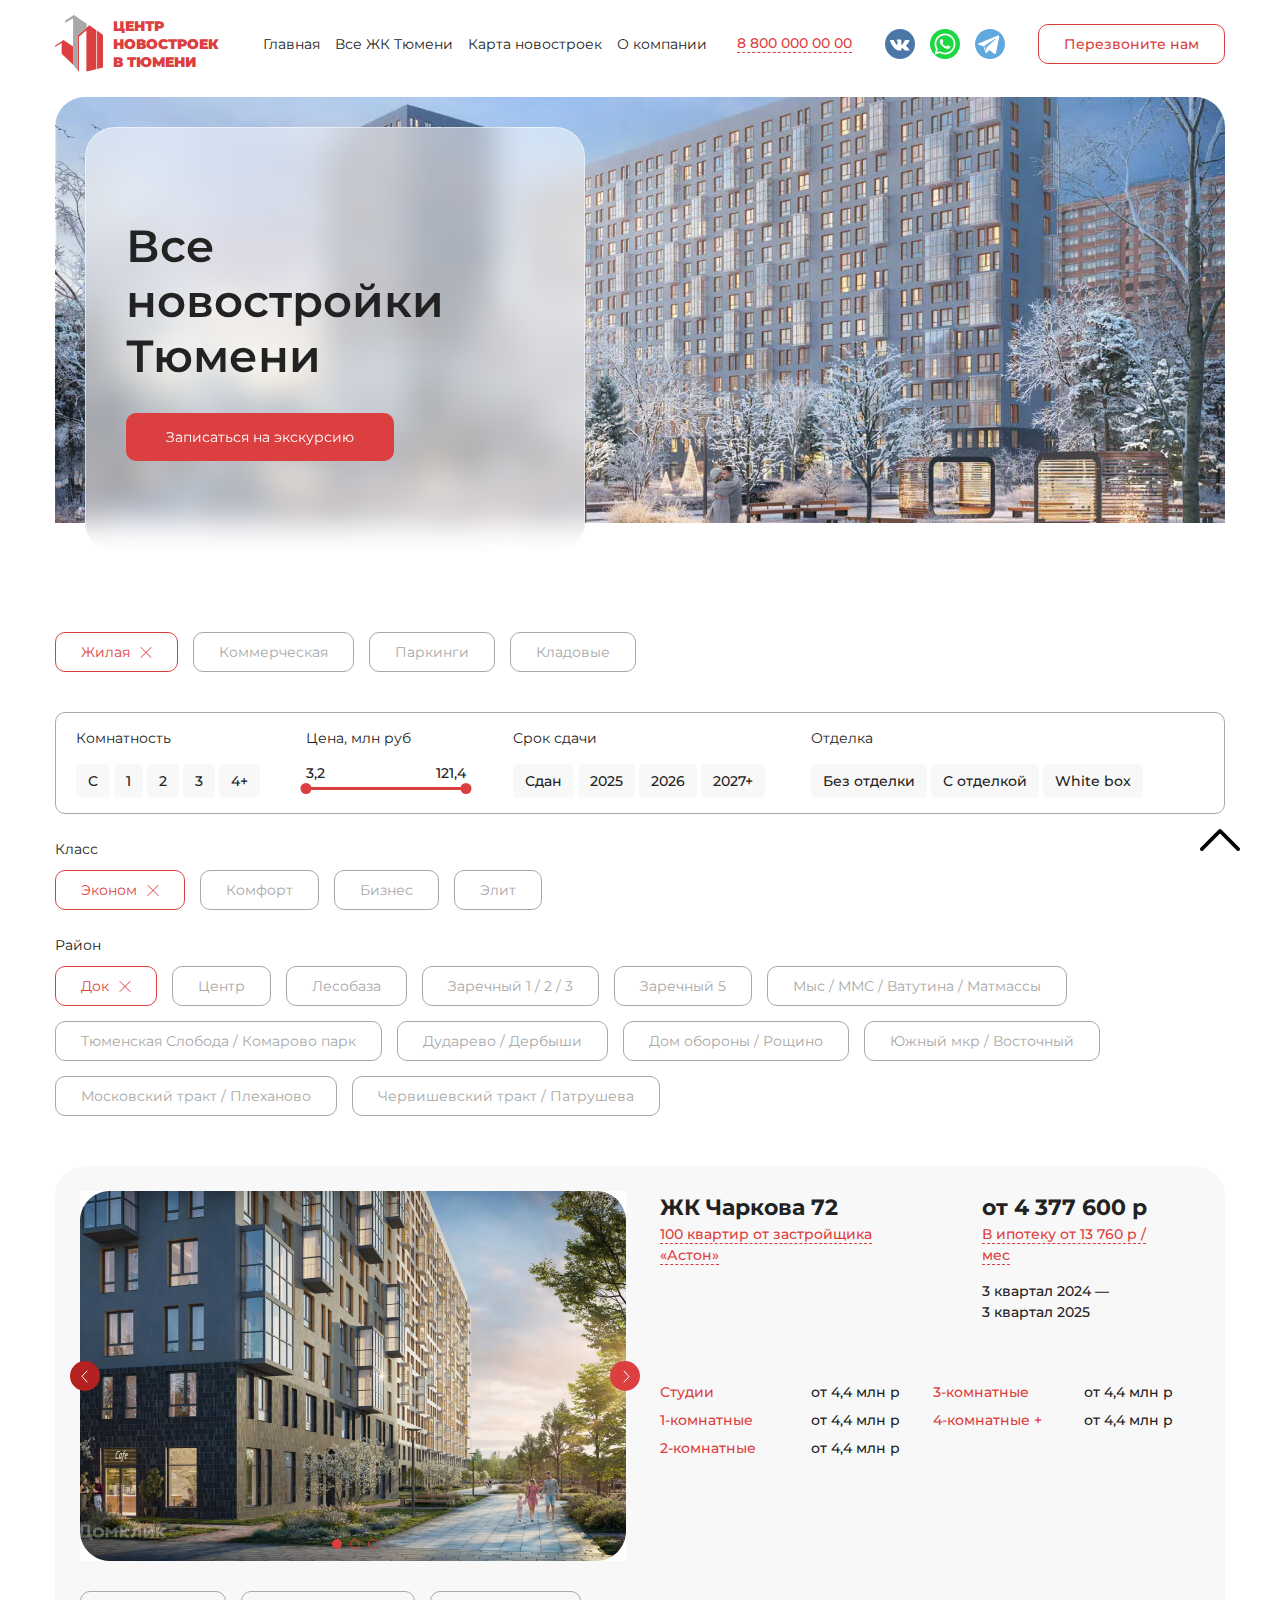
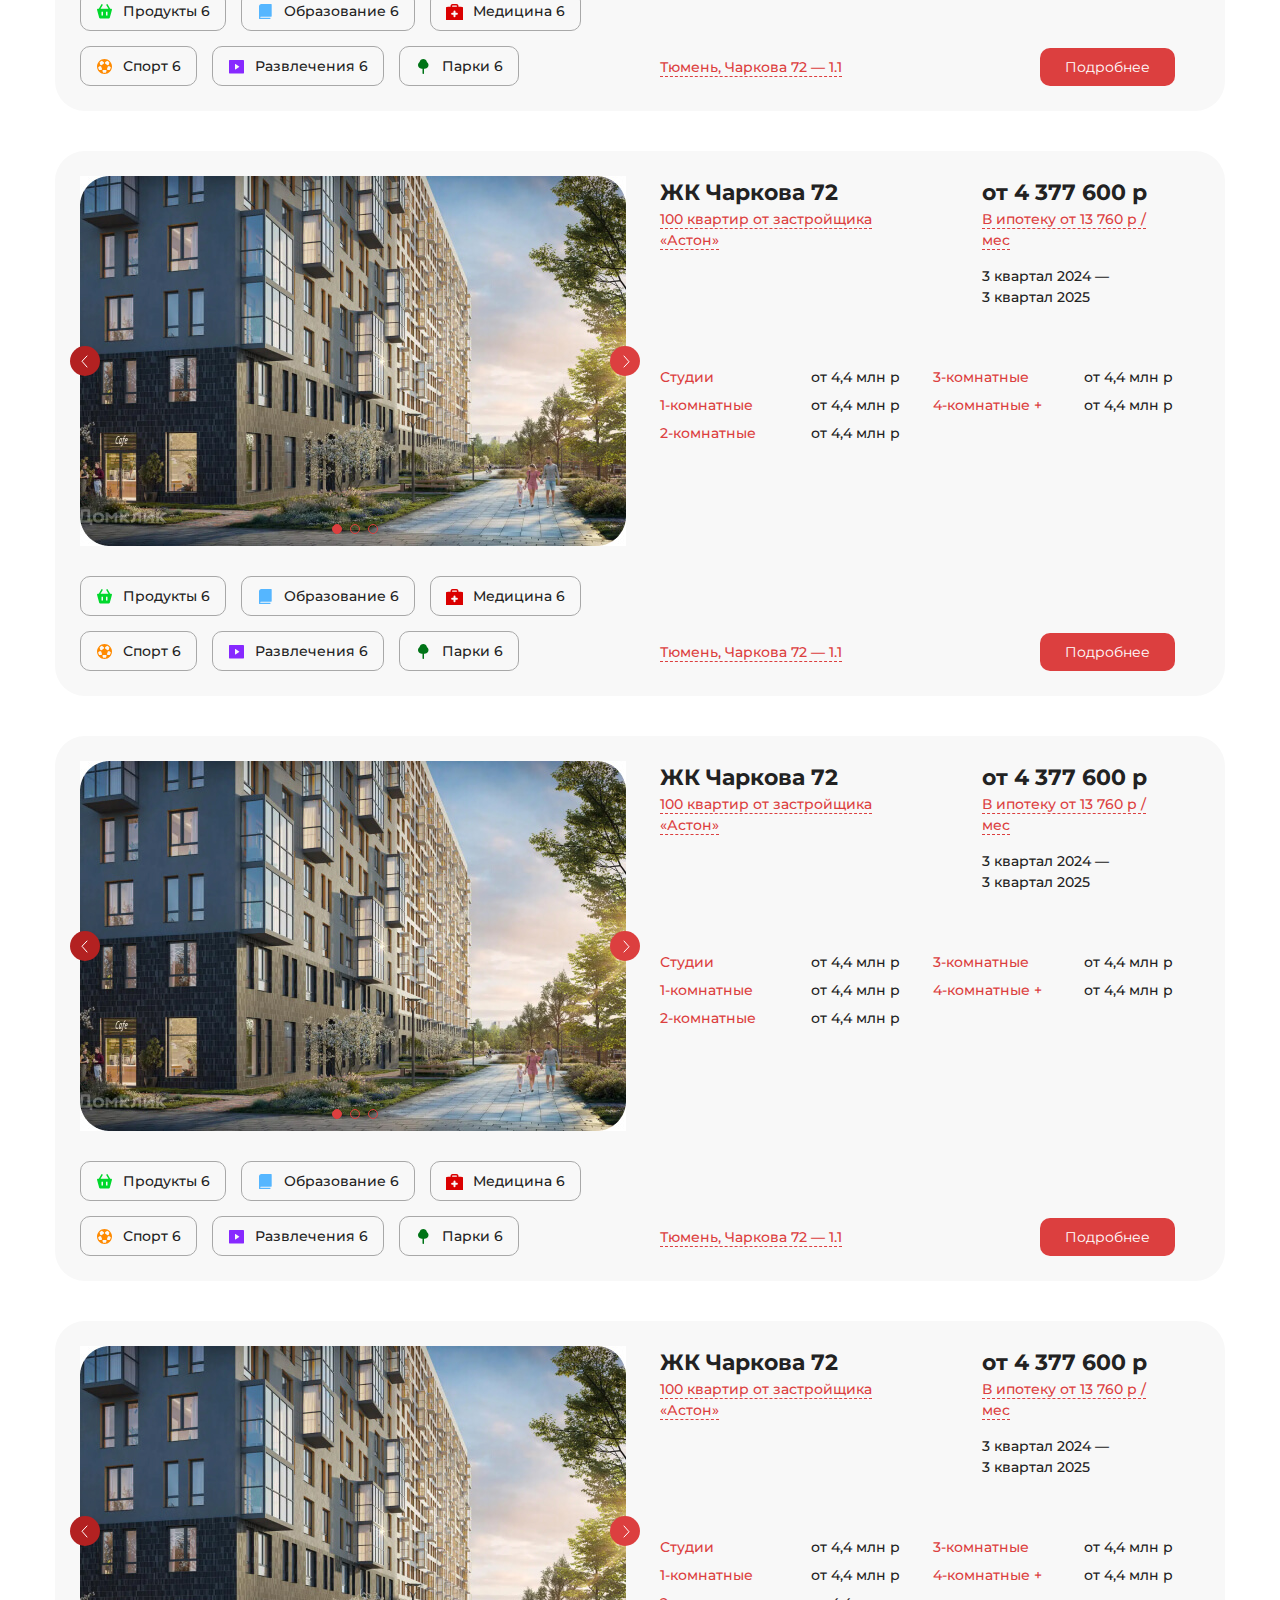
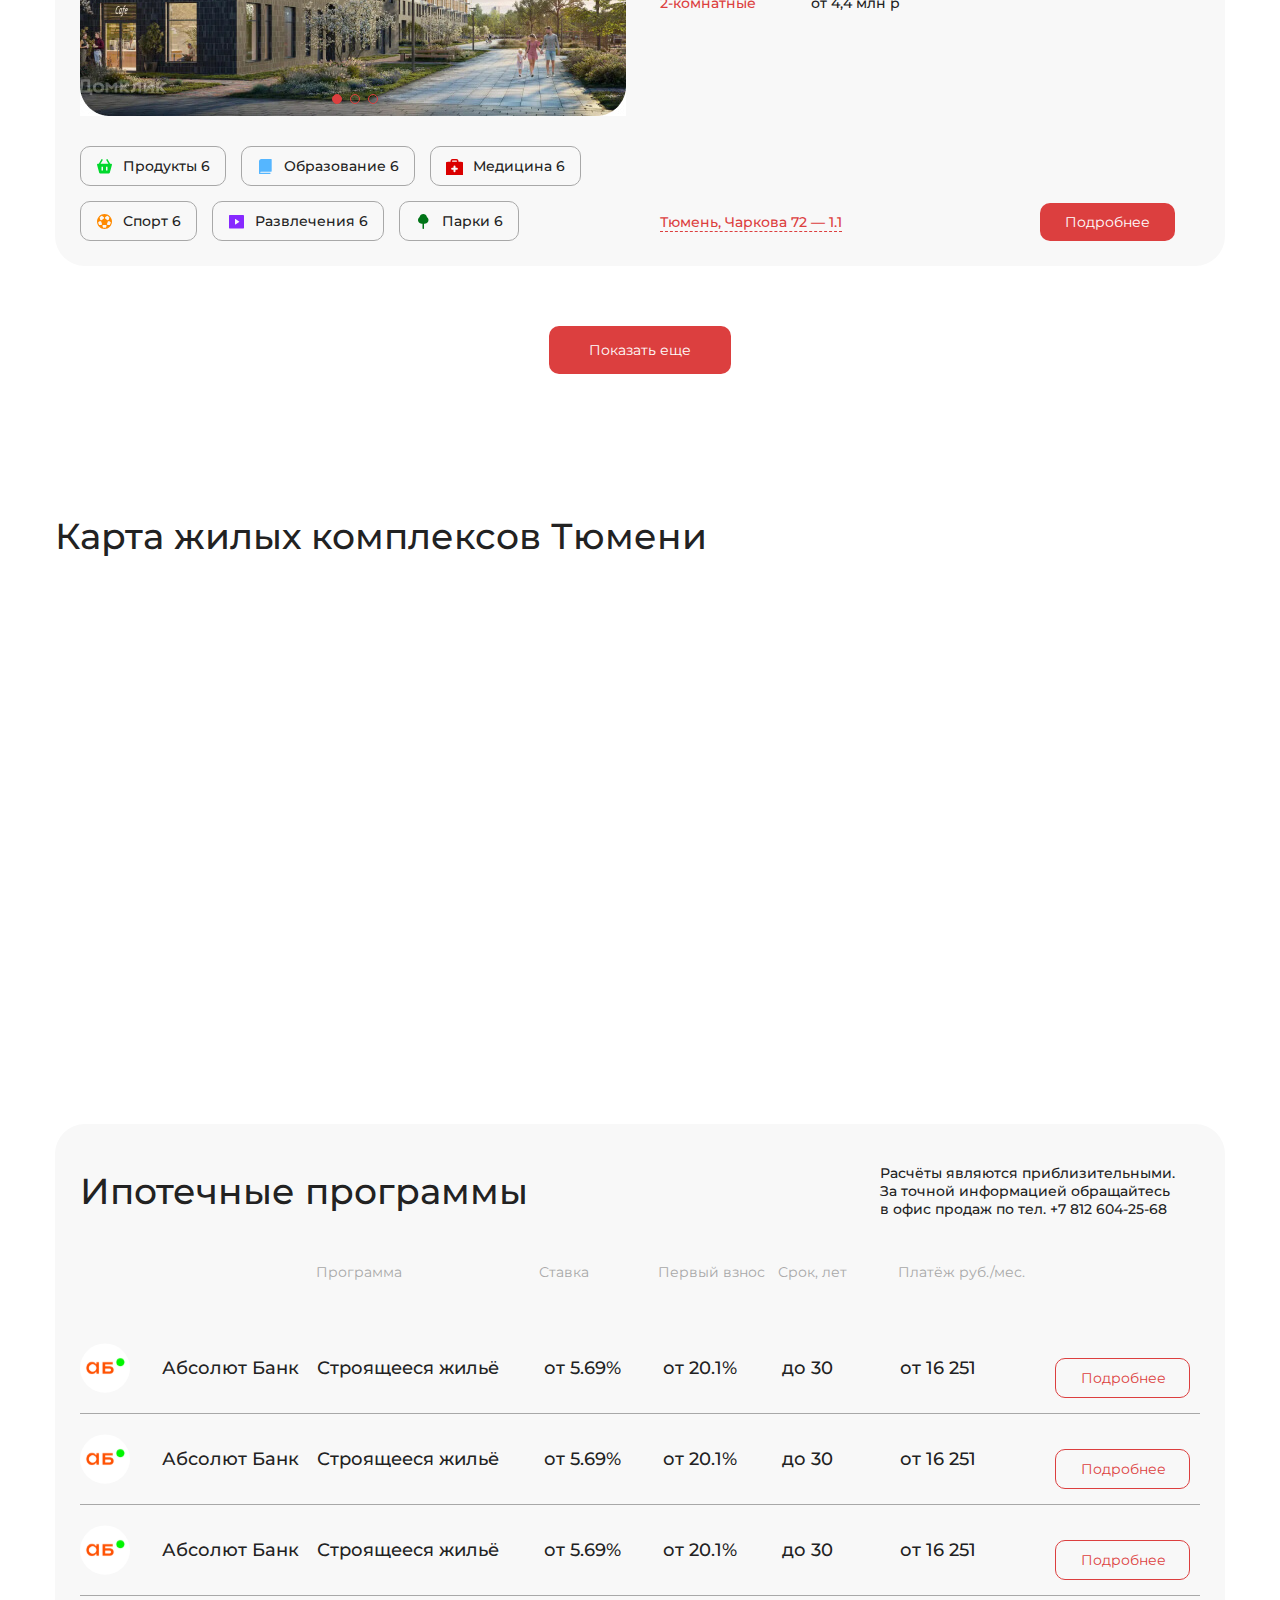
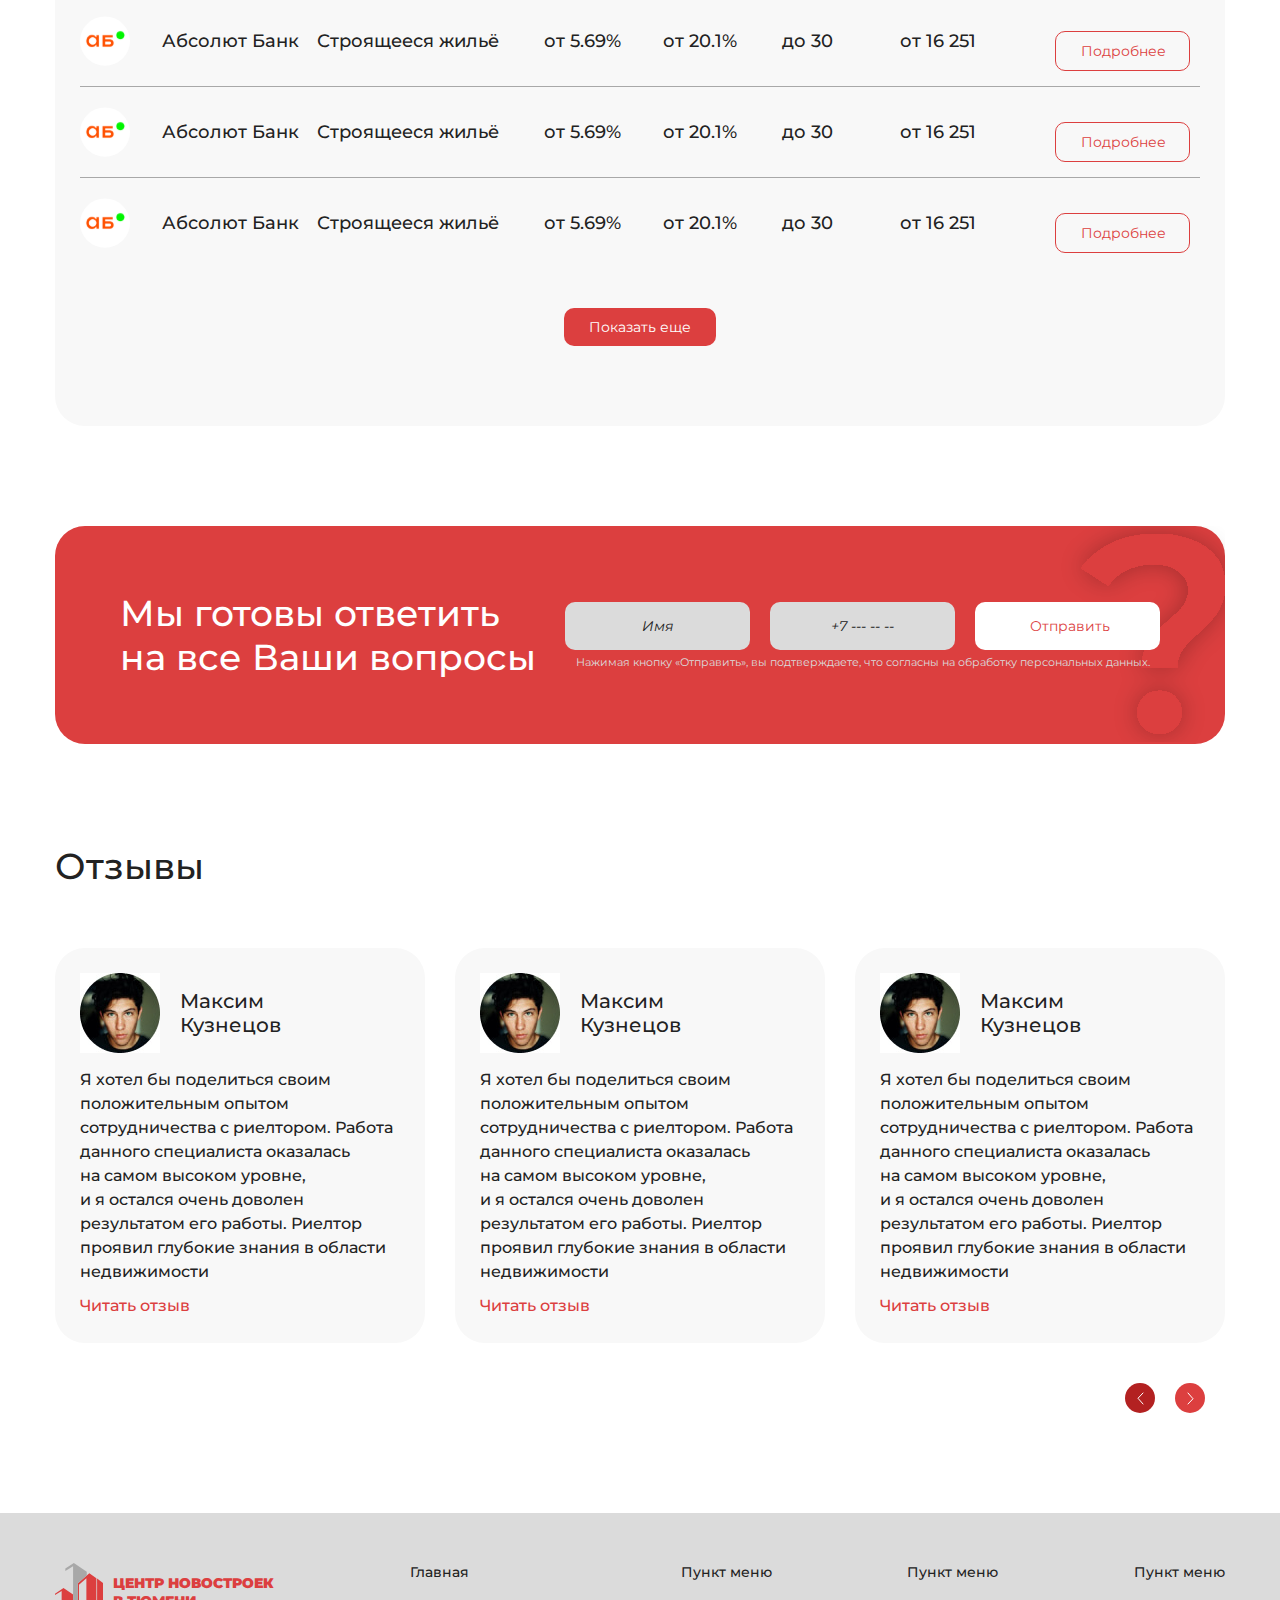
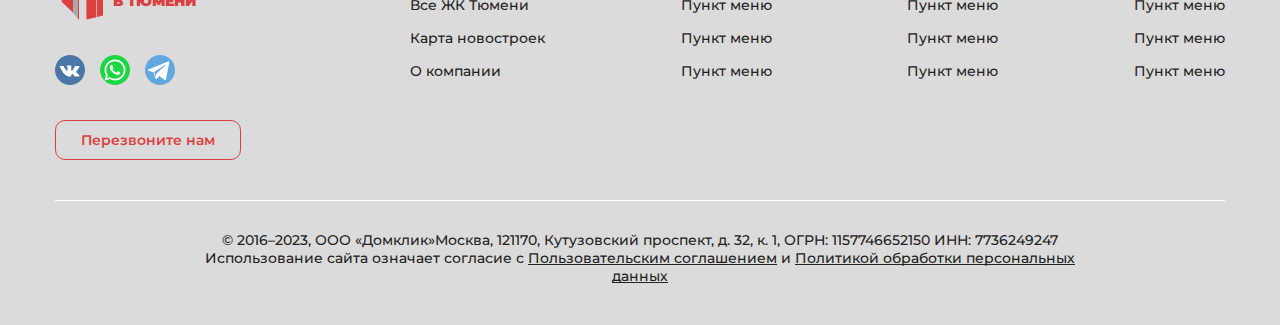
<file: index.html>
<!DOCTYPE html>
<html lang="en">
  <head>
    <meta charset="UTF-8" />
    <meta name="viewport" content="width=device-width, initial-scale=1.0" />
    <title>Apartments</title>
    <link rel="shortcut icon" href="./img/header/logo.svg" type="image/svg" />
    <link rel="stylesheet" href="https://cdn.jsdelivr.net/npm/swiper@11/swiper-bundle.min.css" />
    <link rel="stylesheet" href="./css/index.css" />
  </head>
  <body>
    <div class="contacts-fixed">
      <img class="contacts-fixed__img" src="./img/header/up-arrow-fixed.svg" alt="" />
      <div class="contacts-fixed__row contacts-fixed__row--hidden">
        <a class="contacts-fixed__row-item" href="https://www.vk.com" target="_blank">
          <img src="./img/header/vk.svg" alt="" />
        </a>
        <a class="contacts-fixed__row-item" href="tel:+71234567890">
          <img src="./img/header/whatsapp.svg" alt="" />
        </a>
        <a class="contacts-fixed__row-item" href="https://t.me/faaazyyeep" target="_blank">
          <img src="./img/header/tg.svg" alt="" />
        </a>
      </div>
    </div>

    <header id="header" class="header">
      <div class="container">
        <div class="header__row">
          <a href="#header" class="logo">
            <img src="./img/header/logo.svg" alt="" />
            центр <br />
            новостроек <br />
            в тюмени
          </a>
          <nav class="nav">
            <ul class="nav__list">
              <li class="nav__list-item"><a class="nav__list-link" href="#header">Главная</a></li>
              <li class="nav__list-item"><a class="nav__list-link" href="#cards">Все ЖК Тюмени</a></li>
              <li class="nav__list-item"><a class="nav__list-link" href="#map-section">Карта новостроек</a></li>
              <li class="nav__list-item"><a class="nav__list-link" href="#footer">О компании</a></li>
            </ul>
            <div class="nav__contacts">
              <a class="nav__contacts-phone" href="tel:88000000000">8 800 000 00 00</a>
              <div class="nav__contacts-row">
                <a href="https://www.vk.com" target="_blank">
                  <img src="./img/header/vk.svg" alt="" />
                </a>
                <a href="tel:+71234567890">
                  <img src="./img/header/whatsapp.svg" alt="" />
                </a>
                <a href="https://t.me/faaazyyeep" target="_blank">
                  <img src="./img/header/tg.svg" alt="" />
                </a>
              </div>
              <button class="nav__contacts-btn btn-outline">Перезвоните нам</button>
            </div>
          </nav>
          <div class="header__nav-btn">
            <button class="nav-icon-btn">
              <div class="nav-icon"></div>
            </button>
          </div>
        </div>

        <div class="header__main">
          <div class="header__main-content">
            <h1 class="header__main-content__title title-1">
              Все новостройки<br />
              Тюмени
            </h1>
            <button class="header__main-btn btn">Записаться на экскурсию</button>
          </div>
        </div>
      </div>
    </header>

    <main>
      <section class="badges-type">
        <div class="container">
          <div class="badges-type__row">
            <!-- badge -->
            <button type="button" class="badge badge--active">
              Жилая
              <img class="badge__remove" src="./img/badges/x.svg" alt="" />
            </button>
            <!-- //badge -->

            <!-- badge -->
            <button type="button" class="badge">
              Коммерческая
              <img class="badge__remove none" src="./img/badges/x.svg" alt="" />
            </button>
            <!-- //badge -->

            <!-- badge -->
            <button type="button" class="badge">
              Паркинги
              <img class="badge__remove none" src="./img/badges/x.svg" alt="" />
            </button>
            <!-- //badge -->

            <!-- badge -->
            <button type="button" class="badge">
              Кладовые
              <img class="badge__remove none" src="./img/badges/x.svg" alt="" />
            </button>
            <!-- //badge -->
          </div>
        </div>
      </section>

      <section class="filter">
        <div class="container">
          <form class="form">
            <div class="form__row">
              <!-- Rooms -->
              <div class="form__item form__item--room">
                <h4 class="form__item-title title-4">Комнатность</h4>
                <div class="form__item-body">
                  <!-- room -->
                  <label class="room">
                    <input type="checkbox" name="value-01" class="checkbox-real" />
                    <span class="checkbox-fake">C</span>
                  </label>
                  <!-- //room -->

                  <!-- room -->
                  <label class="room">
                    <input type="checkbox" name="value-02" class="checkbox-real" />
                    <span class="checkbox-fake">1</span>
                  </label>
                  <!-- //room -->

                  <!-- room -->
                  <label class="room">
                    <input type="checkbox" name="value-03" class="checkbox-real" />
                    <span class="checkbox-fake">2</span>
                  </label>
                  <!-- //room -->

                  <!-- room -->
                  <label class="room">
                    <input type="checkbox" name="value-04" class="checkbox-real" />
                    <span class="checkbox-fake">3</span>
                  </label>
                  <!-- //room -->

                  <!-- room -->
                  <label class="room">
                    <input type="checkbox" name="value-05" class="checkbox-real" />
                    <span class="checkbox-fake">4+</span>
                  </label>
                  <!-- //room -->
                </div>
              </div>

              <!-- Price -->
              <div class="form__item form__item--range">
                <h4 class="form__item-title title-4">Цена, млн руб</h4>
                <div class="form__item-body">
                  <div class="slider-value">
                    <div id="title-min" class="slider-value__title">3,2</div>
                    <div id="title-max" class="slider-value__title">121,4</div>
                  </div>
                  <div class="double-slider">
                    <div class="double-slider__body">
                      <div class="double-slider__track">
                        <div id="slider-range" class="double-slider__range"></div>
                        <div id="dot-left" class="double-slider__dot double-slider__dot--left"></div>
                        <div id="dot-right" class="double-slider__dot double-slider__dot--right"></div>
                      </div>
                      <input id="input-left" min="32" max="1214" value="32" type="range" class="double-slider__input" />
                      <input id="input-right" min="32" max="1214" value="1214" type="range" class="double-slider__input" />
                    </div>
                  </div>
                </div>
              </div>

              <!-- Deadline -->
              <div class="form__item form__item--time">
                <h4 class="form__item-title title-4">Срок сдачи</h4>
                <div class="form__item-body">
                  <!-- time -->
                  <label class="time">
                    <input type="checkbox" name="value-already" class="checkbox-real" />
                    <span class="checkbox-fake">Сдан</span>
                  </label>
                  <!-- //time -->

                  <!-- time -->
                  <label class="time">
                    <input type="checkbox" name="value-2025" class="checkbox-real" />
                    <span class="checkbox-fake">2025</span>
                  </label>
                  <!-- //time -->

                  <!-- time -->
                  <label class="time">
                    <input type="checkbox" name="value-2026" class="checkbox-real" />
                    <span class="checkbox-fake">2026</span>
                  </label>
                  <!-- //time -->

                  <!-- time -->
                  <label class="time">
                    <input type="checkbox" name="value-2027" class="checkbox-real" />
                    <span class="checkbox-fake">2027+</span>
                  </label>
                  <!-- //time -->
                </div>
              </div>

              <!-- Decor -->
              <div class="form__item form__item--decor">
                <h4 class="form__item-title title-4">Отделка</h4>
                <div class="form__item-body">
                  <!-- decor -->
                  <label class="decor">
                    <input type="checkbox" name="value-without" class="checkbox-real" />
                    <span class="checkbox-fake">Без отделки</span>
                  </label>
                  <!-- //decor -->

                  <!-- decor -->
                  <label class="decor">
                    <input type="checkbox" name="value-with" class="checkbox-real" />
                    <span class="checkbox-fake">С отделкой</span>
                  </label>
                  <!-- //decor -->

                  <!-- decor -->
                  <label class="decor">
                    <input type="checkbox" name="value-white" class="checkbox-real" />
                    <span class="checkbox-fake">White box</span>
                  </label>
                  <!-- //decor -->
                </div>
              </div>

              <!-- Media Filters -->
              <div class="filters">
                <div class="form__item">
                  <div class="form__item--filter">
                    <svg
                      class="form__item--filter__img form__item--filter__img--filter"
                      width="27"
                      height="26"
                      viewBox="0 0 27 26"
                      fill="none"
                      xmlns="http://www.w3.org/2000/svg"
                    >
                      <path
                        fill-rule="evenodd"
                        clip-rule="evenodd"
                        d="M1.896 21.9793H5.02671C5.44408 20.8209 6.55391 19.9902 7.85436 19.9902C9.15482 19.9902 10.2646 20.8209 10.682 21.9793H25.8647C26.4257 21.9793 26.8804 22.434 26.8804 22.995C26.8804 23.5559 26.4257 24.0106 25.8647 24.0106H10.682C10.2646 25.1691 9.15482 25.9997 7.85436 25.9997C6.55391 25.9997 5.44408 25.1691 5.02671 24.0106H1.896C1.33507 24.0106 0.880371 23.5559 0.880371 22.995C0.880371 22.434 1.33507 21.9793 1.896 21.9793ZM7.85436 23.9684C8.39112 23.9684 8.82784 23.5317 8.82784 22.995C8.82784 22.4582 8.39112 22.0215 7.85436 22.0215C7.31761 22.0215 6.88089 22.4582 6.88089 22.995C6.88089 23.5317 7.31761 23.9684 7.85436 23.9684ZM17.0787 11.984L1.896 11.984C1.33507 11.984 0.880371 12.4387 0.880371 12.9997C0.880371 13.5606 1.33507 14.0153 1.896 14.0153L17.0787 14.0153C17.4961 15.1738 18.6059 16.0044 19.9064 16.0044C21.2068 16.0044 22.3167 15.1738 22.734 14.0153H25.8647C26.4257 14.0153 26.8804 13.5606 26.8804 12.9997C26.8804 12.4387 26.4257 11.984 25.8647 11.984H22.734C22.3167 10.8256 21.2068 9.99494 19.9064 9.99494C18.6059 9.99494 17.4961 10.8256 17.0787 11.984ZM20.8799 12.9997C20.8799 13.5364 20.4431 13.9731 19.9064 13.9731C19.3696 13.9731 18.9329 13.5364 18.9329 12.9997C18.9329 12.4629 19.3696 12.0262 19.9064 12.0262C20.4431 12.0262 20.8799 12.4629 20.8799 12.9997ZM5.02671 1.98874H1.896C1.33507 1.98874 0.880371 2.44344 0.880371 3.00437C0.880371 3.5653 1.33507 4.01999 1.896 4.01999H5.02671C5.44408 5.17846 6.55391 6.00909 7.85436 6.00909C9.15482 6.00909 10.2646 5.17846 10.682 4.01999H25.8647C26.4257 4.01999 26.8804 3.5653 26.8804 3.00437C26.8804 2.44344 26.4257 1.98874 25.8647 1.98874H10.682C10.2646 0.830269 9.15482 -0.000362396 7.85436 -0.000362396C6.55391 -0.000362396 5.44408 0.830269 5.02671 1.98874ZM8.82784 3.00437C8.82784 3.54112 8.39112 3.97784 7.85436 3.97784C7.31761 3.97784 6.88089 3.54112 6.88089 3.00437C6.88089 2.46761 7.31761 2.03089 7.85436 2.03089C8.39112 2.03089 8.82784 2.46761 8.82784 3.00437Z"
                        fill="#A8A8A8"
                      />
                    </svg>
                    <!-- form__item--filter__menu -->
                    <div class="form__item--filter__menu none">
                      <div class="form__item form__item--decor">
                        <h4 class="form__item-title title-4">Отделка</h4>
                        <div class="form__item-body">
                          <!-- decor -->
                          <label class="decor">
                            <input type="checkbox" name="value-without" class="checkbox-real" />
                            <span class="checkbox-fake">Без отделки</span>
                          </label>
                          <!-- //decor -->

                          <!-- decor -->
                          <label class="decor">
                            <input type="checkbox" name="value-with" class="checkbox-real" />
                            <span class="checkbox-fake">С отделкой</span>
                          </label>
                          <!-- //decor -->

                          <!-- decor -->
                          <label class="decor">
                            <input type="checkbox" name="value-white2" class="checkbox-real" />
                            <span class="checkbox-fake">White box</span>
                          </label>
                          <!-- //decor -->
                        </div>
                      </div>

                      <div class="form__item form__item--time">
                        <h4 class="form__item-title title-4">Срок сдачи</h4>
                        <div class="form__item-body">
                          <!-- time -->
                          <label class="time">
                            <input type="checkbox" name="value-already" class="checkbox-real" />
                            <span class="checkbox-fake">Сдан</span>
                          </label>
                          <!-- //time -->

                          <!-- time -->
                          <label class="time">
                            <input type="checkbox" name="value-2025" class="checkbox-real" />
                            <span class="checkbox-fake">2025</span>
                          </label>
                          <!-- //time -->

                          <!-- time -->
                          <label class="time">
                            <input type="checkbox" name="value-2026" class="checkbox-real" />
                            <span class="checkbox-fake">2026</span>
                          </label>
                          <!-- //time -->

                          <!-- time -->
                          <label class="time">
                            <input type="checkbox" name="value-2027" class="checkbox-real" />
                            <span class="checkbox-fake">2027+</span>
                          </label>
                          <!-- //time -->
                        </div>
                      </div>

                      <div class="form__item form__item--room">
                        <h4 class="form__item-title title-4">Комнатность</h4>
                        <div class="form__item-body">
                          <!-- room -->
                          <label class="room">
                            <input type="checkbox" name="value-011" class="checkbox-real" />
                            <span class="checkbox-fake">C</span>
                          </label>
                          <!-- //room -->

                          <!-- room -->
                          <label class="room">
                            <input type="checkbox" name="value-022" class="checkbox-real" />
                            <span class="checkbox-fake">1</span>
                          </label>
                          <!-- //room -->

                          <!-- room -->
                          <label class="room">
                            <input type="checkbox" name="value-033" class="checkbox-real" />
                            <span class="checkbox-fake">2</span>
                          </label>
                          <!-- //room -->

                          <!-- room -->
                          <label class="room">
                            <input type="checkbox" name="value-044" class="checkbox-real" />
                            <span class="checkbox-fake">3</span>
                          </label>
                          <!-- //room -->

                          <!-- room -->
                          <label class="room">
                            <input type="checkbox" name="value-055" class="checkbox-real" />
                            <span class="checkbox-fake">4+</span>
                          </label>
                          <!-- //room -->
                        </div>
                      </div>

                      <div class="form__item--filter__menu-close">
                        <svg
                          fill="#000000"
                          height="800px"
                          width="800px"
                          version="1.1"
                          id="Capa_1"
                          xmlns="http://www.w3.org/2000/svg"
                          xmlns:xlink="http://www.w3.org/1999/xlink"
                          viewBox="0 0 460.775 460.775"
                          xml:space="preserve"
                        >
                          <path
                            d="M285.08,230.397L456.218,59.27c6.076-6.077,6.076-15.911,0-21.986L423.511,4.565c-2.913-2.911-6.866-4.55-10.992-4.55
                            c-4.127,0-8.08,1.639-10.993,4.55l-171.138,171.14L59.25,4.565c-2.913-2.911-6.866-4.55-10.993-4.55
                            c-4.126,0-8.08,1.639-10.992,4.55L4.558,37.284c-6.077,6.075-6.077,15.909,0,21.986l171.138,171.128L4.575,401.505
                            c-6.074,6.077-6.074,15.911,0,21.986l32.709,32.719c2.911,2.911,6.865,4.55,10.992,4.55c4.127,0,8.08-1.639,10.994-4.55
                            l171.117-171.12l171.118,171.12c2.913,2.911,6.866,4.55,10.993,4.55c4.128,0,8.081-1.639,10.992-4.55l32.709-32.719
                            c6.074-6.075,6.074-15.909,0-21.986L285.08,230.397z"
                          />
                        </svg>
                      </div>
                    </div>
                    <!-- //form__item--filter__menu -->
                  </div>
                </div>

                <div class="form__item">
                  <div class="form__item--filter">
                    <svg
                      class="form__item--filter__img form__item--filter__img--location"
                      width="22"
                      height="29"
                      viewBox="0 0 22 29"
                      fill="none"
                      xmlns="http://www.w3.org/2000/svg"
                    >
                      <path
                        d="M10.9398 1C5.45924 1 1 5.45924 1 10.9403C1 12.37 1.29262 13.735 1.8693 14.9978C4.35452 20.436 9.11937 26.1777 10.5209 27.8077C10.6259 27.9295 10.7789 27.9997 10.94 27.9997C11.1011 27.9997 11.2542 27.9295 11.3592 27.8077C12.7602 26.1779 17.525 20.4366 20.0111 14.9978C20.588 13.735 20.8804 12.37 20.8804 10.9403C20.8798 5.45924 16.4206 1 10.9398 1ZM10.9398 16.1033C8.09284 16.1033 5.77646 13.787 5.77646 10.94C5.77646 8.09284 8.09284 5.77646 10.9398 5.77646C13.7867 5.77646 16.1031 8.09284 16.1031 10.94C16.1033 13.787 13.787 16.1033 10.9398 16.1033Z"
                        stroke="#A8A8A8"
                        stroke-width="2"
                        stroke-linejoin="round"
                      />
                    </svg>
                    <!-- form__item--filter__menu -->
                    <div class="form__item--filter__menu none">
                      <div class="form__item form__item--class">
                        <h4 class="badges__class-title title-4">Класс</h4>
                        <div class="badges-class__row">
                          <!-- badge -->
                          <button type="button" class="badge badge--active">
                            Эконом
                            <img class="badge__remove" src="./img/badges/x.svg" alt="" />
                          </button>
                          <!-- //badge -->

                          <!-- badge -->
                          <button type="button" class="badge">
                            Комфорт
                            <img class="badge__remove none" src="./img/badges/x.svg" alt="" />
                          </button>
                          <!-- //badge -->

                          <!-- badge -->
                          <button type="button" class="badge">
                            Бизнес
                            <img class="badge__remove none" src="./img/badges/x.svg" alt="" />
                          </button>
                          <!-- //badge -->

                          <!-- badge -->
                          <button type="button" class="badge">
                            Элит
                            <img class="badge__remove none" src="./img/badges/x.svg" alt="" />
                          </button>
                          <!-- //badge -->
                        </div>
                      </div>

                      <div class="form__item form__item--district">
                        <h4 class="badges__district-title title-4">Район</h4>
                        <div class="badges-district__row">
                          <!-- badge -->
                          <button type="button" class="badge badge--active">
                            Док
                            <img class="badge__remove" src="./img/badges/x.svg" alt="" />
                          </button>
                          <!-- //badge -->

                          <!-- badge -->
                          <button type="button" class="badge">
                            Центр
                            <img class="badge__remove none" src="./img/badges/x.svg" alt="" />
                          </button>
                          <!-- //badge -->

                          <!-- badge -->
                          <button type="button" class="badge">
                            Лесобаза
                            <img class="badge__remove none" src="./img/badges/x.svg" alt="" />
                          </button>
                          <!-- //badge -->

                          <!-- badge -->
                          <button type="button" class="badge">
                            Заречный 1 / 2 / 3
                            <img class="badge__remove none" src="./img/badges/x.svg" alt="" />
                          </button>
                          <!-- //badge -->

                          <!-- badge -->
                          <button type="button" class="badge">
                            Заречный 5
                            <img class="badge__remove none" src="./img/badges/x.svg" alt="" />
                          </button>
                          <!-- //badge -->

                          <!-- badge -->
                          <button type="button" class="badge">
                            Мыс / ММС / Ватутина / Матмассы
                            <img class="badge__remove none" src="./img/badges/x.svg" alt="" />
                          </button>
                          <!-- //badge -->

                          <!-- badge -->
                          <button type="button" class="badge">
                            Тюменская Слобода / Комарово парк
                            <img class="badge__remove none" src="./img/badges/x.svg" alt="" />
                          </button>
                          <!-- //badge -->

                          <!-- badge -->
                          <button type="button" class="badge">
                            Дударево / Дербыши
                            <img class="badge__remove none" src="./img/badges/x.svg" alt="" />
                          </button>
                          <!-- //badge -->

                          <!-- badge -->
                          <button type="button" class="badge">
                            Дом обороны / Рощино
                            <img class="badge__remove none" src="./img/badges/x.svg" alt="" />
                          </button>
                          <!-- //badge -->

                          <!-- badge -->
                          <button type="button" class="badge">
                            Южный мкр / Восточный
                            <img class="badge__remove none" src="./img/badges/x.svg" alt="" />
                          </button>
                          <!-- //badge -->

                          <!-- badge -->
                          <button type="button" class="badge">
                            Московский тракт / Плеханово
                            <img class="badge__remove none" src="./img/badges/x.svg" alt="" />
                          </button>
                          <!-- //badge -->

                          <!-- badge -->
                          <button type="button" class="badge">
                            Червишевский тракт / Патрушева
                            <img class="badge__remove none" src="./img/badges/x.svg" alt="" />
                          </button>
                          <!-- //badge -->
                        </div>
                      </div>

                      <div class="form__item--filter__menu-close">
                        <svg
                          fill="#000000"
                          height="800px"
                          width="800px"
                          version="1.1"
                          id="Capa_1"
                          xmlns="http://www.w3.org/2000/svg"
                          xmlns:xlink="http://www.w3.org/1999/xlink"
                          viewBox="0 0 460.775 460.775"
                          xml:space="preserve"
                        >
                          <path
                            d="M285.08,230.397L456.218,59.27c6.076-6.077,6.076-15.911,0-21.986L423.511,4.565c-2.913-2.911-6.866-4.55-10.992-4.55
                            c-4.127,0-8.08,1.639-10.993,4.55l-171.138,171.14L59.25,4.565c-2.913-2.911-6.866-4.55-10.993-4.55
                            c-4.126,0-8.08,1.639-10.992,4.55L4.558,37.284c-6.077,6.075-6.077,15.909,0,21.986l171.138,171.128L4.575,401.505
                            c-6.074,6.077-6.074,15.911,0,21.986l32.709,32.719c2.911,2.911,6.865,4.55,10.992,4.55c4.127,0,8.08-1.639,10.994-4.55
                            l171.117-171.12l171.118,171.12c2.913,2.911,6.866,4.55,10.993,4.55c4.128,0,8.081-1.639,10.992-4.55l32.709-32.719
                            c6.074-6.075,6.074-15.909,0-21.986L285.08,230.397z"
                          />
                        </svg>
                      </div>
                    </div>
                    <!-- //form__item--filter__menu -->
                  </div>
                </div>
              </div>
            </div>
          </form>
        </div>
      </section>

      <section class="badges__class">
        <div class="container">
          <h4 class="badges__class-title title-4">Класс</h4>
          <div class="badges-class__row">
            <!-- badge -->
            <button type="button" class="badge badge--active">
              Эконом
              <img class="badge__remove" src="./img/badges/x.svg" alt="" />
            </button>
            <!-- //badge -->

            <!-- badge -->
            <button type="button" class="badge">
              Комфорт
              <img class="badge__remove none" src="./img/badges/x.svg" alt="" />
            </button>
            <!-- //badge -->

            <!-- badge -->
            <button type="button" class="badge">
              Бизнес
              <img class="badge__remove none" src="./img/badges/x.svg" alt="" />
            </button>
            <!-- //badge -->

            <!-- badge -->
            <button type="button" class="badge">
              Элит
              <img class="badge__remove none" src="./img/badges/x.svg" alt="" />
            </button>
            <!-- //badge -->
          </div>
        </div>
      </section>

      <section class="badges__district">
        <div class="container">
          <h4 class="badges__district-title title-4">Район</h4>
          <div class="badges-district__row">
            <!-- badge -->
            <button type="button" class="badge badge--active">
              Док
              <img class="badge__remove" src="./img/badges/x.svg" alt="" />
            </button>
            <!-- //badge -->

            <!-- badge -->
            <button type="button" class="badge">
              Центр
              <img class="badge__remove none" src="./img/badges/x.svg" alt="" />
            </button>
            <!-- //badge -->

            <!-- badge -->
            <button type="button" class="badge">
              Лесобаза
              <img class="badge__remove none" src="./img/badges/x.svg" alt="" />
            </button>
            <!-- //badge -->

            <!-- badge -->
            <button type="button" class="badge">
              Заречный 1 / 2 / 3
              <img class="badge__remove none" src="./img/badges/x.svg" alt="" />
            </button>
            <!-- //badge -->

            <!-- badge -->
            <button type="button" class="badge">
              Заречный 5
              <img class="badge__remove none" src="./img/badges/x.svg" alt="" />
            </button>
            <!-- //badge -->

            <!-- badge -->
            <button type="button" class="badge">
              Мыс / ММС / Ватутина / Матмассы
              <img class="badge__remove none" src="./img/badges/x.svg" alt="" />
            </button>
            <!-- //badge -->

            <!-- badge -->
            <button type="button" class="badge">
              Тюменская Слобода / Комарово парк
              <img class="badge__remove none" src="./img/badges/x.svg" alt="" />
            </button>
            <!-- //badge -->

            <!-- badge -->
            <button type="button" class="badge">
              Дударево / Дербыши
              <img class="badge__remove none" src="./img/badges/x.svg" alt="" />
            </button>
            <!-- //badge -->

            <!-- badge -->
            <button type="button" class="badge">
              Дом обороны / Рощино
              <img class="badge__remove none" src="./img/badges/x.svg" alt="" />
            </button>
            <!-- //badge -->

            <!-- badge -->
            <button type="button" class="badge">
              Южный мкр / Восточный
              <img class="badge__remove none" src="./img/badges/x.svg" alt="" />
            </button>
            <!-- //badge -->

            <!-- badge -->
            <button type="button" class="badge">
              Московский тракт / Плеханово
              <img class="badge__remove none" src="./img/badges/x.svg" alt="" />
            </button>
            <!-- //badge -->

            <!-- badge -->
            <button type="button" class="badge">
              Червишевский тракт / Патрушева
              <img class="badge__remove none" src="./img/badges/x.svg" alt="" />
            </button>
            <!-- //badge -->
          </div>
        </div>
      </section>

      <section id="cards" class="cards">
        <div class="container">
          <div class="cards__row">
            <!-- card -->
            <div class="card">
              <div class="card__row">
                <div class="cards__info">
                  <div class="cards__info-slider">
                    <!-- Swiper -->

                    <!-- Swiper -->
                  </div>

                  <div class="cards__info-badges">
                    <div class="cards__info-badges__row">
                      <!-- info-badge -->
                      <div class="cards__info-badges__badge">
                        <img src="./img/cards/products.svg" alt="" />
                        <span class="cards__info-badges__badge-title">Продукты 6</span>
                      </div>
                      <!-- info-badge -->
                      <div class="cards__info-badges__badge">
                        <img src="./img/cards/education.svg" alt="" />
                        <span class="cards__info-badges__badge-title">Образование 6</span>
                      </div>
                      <!-- info-badge -->
                      <div class="cards__info-badges__badge">
                        <img src="./img/cards/medicine.svg" alt="" />
                        <span class="cards__info-badges__badge-title">Медицина 6</span>
                      </div>
                      <!-- info-badge -->
                      <div class="cards__info-badges__badge">
                        <img src="./img/cards/sport.svg" alt="" />
                        <span class="cards__info-badges__badge-title">Спорт 6</span>
                      </div>
                      <!-- info-badge -->
                      <div class="cards__info-badges__badge">
                        <img src="./img/cards/entertainment.svg" alt="" />
                        <span class="cards__info-badges__badge-title">Развлечения 6</span>
                      </div>
                      <!-- info-badge -->
                      <div class="cards__info-badges__badge">
                        <img src="./img/cards/parks.svg" alt="" />
                        <span class="cards__info-badges__badge-title">Парки 6</span>
                      </div>
                    </div>
                  </div>
                </div>
                <div class="cards__prices">
                  <div class="card__prices-heading">
                    <div class="card__prices-heading__row">
                      <div class="card__prices-heading__left">
                        <h3 class="card__prices-heading__left-title title-3">ЖК Чаркова 72</h3>
                        <a href="#!" class="card__prices-heading__left-link">100 квартир от застройщика «Астон»</a>
                      </div>
                      <div class="card__prices-heading__right">
                        <h3 class="card__prices-heading__right-title title-3">от&nbsp;4&nbsp;377&nbsp;600&nbsp;р</h3>
                        <a href="#!" class="card__prices-heading__right-link">В ипотеку от 13 760 р / мес</a>
                        <div class="card__prices-heading__right-quarter">3 квартал 2024 — <br />3 квартал 2025</div>
                      </div>
                    </div>
                  </div>
                  <div class="card__prices-rooms">
                    <div class="card__prices-rooms__row">
                      <!-- rooms__item -->
                      <div class="card__prices-rooms__item">
                        <span class="card__prices-rooms__item-accent">Студии</span>
                        <span class="card__prices-rooms__item-price">от 4,4 млн р</span>
                      </div>
                      <!-- rooms__item -->
                      <div class="card__prices-rooms__item">
                        <span class="card__prices-rooms__item-accent">3-комнатные</span>
                        <span class="card__prices-rooms__item-price">от 4,4 млн р</span>
                      </div>
                      <!-- rooms__item -->
                      <div class="card__prices-rooms__item">
                        <span class="card__prices-rooms__item-accent">1-комнатные</span>
                        <span class="card__prices-rooms__item-price">от 4,4 млн р</span>
                      </div>
                      <!-- rooms__item -->
                      <div class="card__prices-rooms__item">
                        <span class="card__prices-rooms__item-accent">4-комнатные +</span>
                        <span class="card__prices-rooms__item-price">от 4,4 млн р</span>
                      </div>
                      <!-- rooms__item -->
                      <div class="card__prices-rooms__item">
                        <span class="card__prices-rooms__item-accent">2-комнатные</span>
                        <span class="card__prices-rooms__item-price">от 4,4 млн р</span>
                      </div>
                    </div>
                  </div>
                  <div class="card__prices-footer">
                    <div class="card__prices-footer__row">
                      <a href="#map" class="card__prices-footer__link">Тюмень, Чаркова 72 — 1.1</a>
                      <button class="card__prices-footer__btn btn">Подробнее</button>
                    </div>
                  </div>
                </div>
              </div>
            </div>
            <!-- card -->
            <div class="card">
              <div class="card__row">
                <div class="cards__info">
                  <div class="cards__info-slider">
                    <!-- Swiper -->

                    <!-- Swiper -->
                  </div>

                  <div class="cards__info-badges">
                    <div class="cards__info-badges__row">
                      <!-- info-badge -->
                      <div class="cards__info-badges__badge">
                        <img src="./img/cards/products.svg" alt="" />
                        <span class="cards__info-badges__badge-title">Продукты 6</span>
                      </div>
                      <!-- info-badge -->
                      <div class="cards__info-badges__badge">
                        <img src="./img/cards/education.svg" alt="" />
                        <span class="cards__info-badges__badge-title">Образование 6</span>
                      </div>
                      <!-- info-badge -->
                      <div class="cards__info-badges__badge">
                        <img src="./img/cards/medicine.svg" alt="" />
                        <span class="cards__info-badges__badge-title">Медицина 6</span>
                      </div>
                      <!-- info-badge -->
                      <div class="cards__info-badges__badge">
                        <img src="./img/cards/sport.svg" alt="" />
                        <span class="cards__info-badges__badge-title">Спорт 6</span>
                      </div>
                      <!-- info-badge -->
                      <div class="cards__info-badges__badge">
                        <img src="./img/cards/entertainment.svg" alt="" />
                        <span class="cards__info-badges__badge-title">Развлечения 6</span>
                      </div>
                      <!-- info-badge -->
                      <div class="cards__info-badges__badge">
                        <img src="./img/cards/parks.svg" alt="" />
                        <span class="cards__info-badges__badge-title">Парки 6</span>
                      </div>
                    </div>
                  </div>
                </div>
                <div class="cards__prices">
                  <div class="card__prices-heading">
                    <div class="card__prices-heading__row">
                      <div class="card__prices-heading__left">
                        <h3 class="card__prices-heading__left-title title-3">ЖК Чаркова 72</h3>
                        <a href="#!" class="card__prices-heading__left-link">100 квартир от застройщика «Астон»</a>
                      </div>
                      <div class="card__prices-heading__right">
                        <h3 class="card__prices-heading__right-title title-3">от&nbsp;4&nbsp;377&nbsp;600&nbsp;р</h3>
                        <a href="#!" class="card__prices-heading__right-link">В ипотеку от 13 760 р / мес</a>
                        <div class="card__prices-heading__right-quarter">3 квартал 2024 — <br />3 квартал 2025</div>
                      </div>
                    </div>
                  </div>
                  <div class="card__prices-rooms">
                    <div class="card__prices-rooms__row">
                      <!-- rooms__item -->
                      <div class="card__prices-rooms__item">
                        <span class="card__prices-rooms__item-accent">Студии</span>
                        <span class="card__prices-rooms__item-price">от 4,4 млн р</span>
                      </div>
                      <!-- rooms__item -->
                      <div class="card__prices-rooms__item">
                        <span class="card__prices-rooms__item-accent">3-комнатные</span>
                        <span class="card__prices-rooms__item-price">от 4,4 млн р</span>
                      </div>
                      <!-- rooms__item -->
                      <div class="card__prices-rooms__item">
                        <span class="card__prices-rooms__item-accent">1-комнатные</span>
                        <span class="card__prices-rooms__item-price">от 4,4 млн р</span>
                      </div>
                      <!-- rooms__item -->
                      <div class="card__prices-rooms__item">
                        <span class="card__prices-rooms__item-accent">4-комнатные +</span>
                        <span class="card__prices-rooms__item-price">от 4,4 млн р</span>
                      </div>
                      <!-- rooms__item -->
                      <div class="card__prices-rooms__item">
                        <span class="card__prices-rooms__item-accent">2-комнатные</span>
                        <span class="card__prices-rooms__item-price">от 4,4 млн р</span>
                      </div>
                    </div>
                  </div>
                  <div class="card__prices-footer">
                    <div class="card__prices-footer__row">
                      <a href="#map" class="card__prices-footer__link">Тюмень, Чаркова 72 — 1.1</a>
                      <button class="card__prices-footer__btn btn">Подробнее</button>
                    </div>
                  </div>
                </div>
              </div>
            </div>
            <!-- card -->
            <div class="card">
              <div class="card__row">
                <div class="cards__info">
                  <div class="cards__info-slider">
                    <!-- Swiper -->

                    <!-- Swiper -->
                  </div>

                  <div class="cards__info-badges">
                    <div class="cards__info-badges__row">
                      <!-- info-badge -->
                      <div class="cards__info-badges__badge">
                        <img src="./img/cards/products.svg" alt="" />
                        <span class="cards__info-badges__badge-title">Продукты 6</span>
                      </div>
                      <!-- info-badge -->
                      <div class="cards__info-badges__badge">
                        <img src="./img/cards/education.svg" alt="" />
                        <span class="cards__info-badges__badge-title">Образование 6</span>
                      </div>
                      <!-- info-badge -->
                      <div class="cards__info-badges__badge">
                        <img src="./img/cards/medicine.svg" alt="" />
                        <span class="cards__info-badges__badge-title">Медицина 6</span>
                      </div>
                      <!-- info-badge -->
                      <div class="cards__info-badges__badge">
                        <img src="./img/cards/sport.svg" alt="" />
                        <span class="cards__info-badges__badge-title">Спорт 6</span>
                      </div>
                      <!-- info-badge -->
                      <div class="cards__info-badges__badge">
                        <img src="./img/cards/entertainment.svg" alt="" />
                        <span class="cards__info-badges__badge-title">Развлечения 6</span>
                      </div>
                      <!-- info-badge -->
                      <div class="cards__info-badges__badge">
                        <img src="./img/cards/parks.svg" alt="" />
                        <span class="cards__info-badges__badge-title">Парки 6</span>
                      </div>
                    </div>
                  </div>
                </div>
                <div class="cards__prices">
                  <div class="card__prices-heading">
                    <div class="card__prices-heading__row">
                      <div class="card__prices-heading__left">
                        <h3 class="card__prices-heading__left-title title-3">ЖК Чаркова 72</h3>
                        <a href="#!" class="card__prices-heading__left-link">100 квартир от застройщика «Астон»</a>
                      </div>
                      <div class="card__prices-heading__right">
                        <h3 class="card__prices-heading__right-title title-3">от&nbsp;4&nbsp;377&nbsp;600&nbsp;р</h3>
                        <a href="#!" class="card__prices-heading__right-link">В ипотеку от 13 760 р / мес</a>
                        <div class="card__prices-heading__right-quarter">3 квартал 2024 — <br />3 квартал 2025</div>
                      </div>
                    </div>
                  </div>
                  <div class="card__prices-rooms">
                    <div class="card__prices-rooms__row">
                      <!-- rooms__item -->
                      <div class="card__prices-rooms__item">
                        <span class="card__prices-rooms__item-accent">Студии</span>
                        <span class="card__prices-rooms__item-price">от 4,4 млн р</span>
                      </div>
                      <!-- rooms__item -->
                      <div class="card__prices-rooms__item">
                        <span class="card__prices-rooms__item-accent">3-комнатные</span>
                        <span class="card__prices-rooms__item-price">от 4,4 млн р</span>
                      </div>
                      <!-- rooms__item -->
                      <div class="card__prices-rooms__item">
                        <span class="card__prices-rooms__item-accent">1-комнатные</span>
                        <span class="card__prices-rooms__item-price">от 4,4 млн р</span>
                      </div>
                      <!-- rooms__item -->
                      <div class="card__prices-rooms__item">
                        <span class="card__prices-rooms__item-accent">4-комнатные +</span>
                        <span class="card__prices-rooms__item-price">от 4,4 млн р</span>
                      </div>
                      <!-- rooms__item -->
                      <div class="card__prices-rooms__item">
                        <span class="card__prices-rooms__item-accent">2-комнатные</span>
                        <span class="card__prices-rooms__item-price">от 4,4 млн р</span>
                      </div>
                    </div>
                  </div>
                  <div class="card__prices-footer">
                    <div class="card__prices-footer__row">
                      <a href="#map" class="card__prices-footer__link">Тюмень, Чаркова 72 — 1.1</a>
                      <button class="card__prices-footer__btn btn">Подробнее</button>
                    </div>
                  </div>
                </div>
              </div>
            </div>
            <!-- card -->
            <div class="card">
              <div class="card__row">
                <div class="cards__info">
                  <div class="cards__info-slider">
                    <!-- Swiper -->
                    <!-- Swiper -->
                  </div>

                  <div class="cards__info-badges">
                    <div class="cards__info-badges__row">
                      <!-- info-badge -->
                      <div class="cards__info-badges__badge">
                        <img src="./img/cards/products.svg" alt="" />
                        <span class="cards__info-badges__badge-title">Продукты 6</span>
                      </div>
                      <!-- info-badge -->
                      <div class="cards__info-badges__badge">
                        <img src="./img/cards/education.svg" alt="" />
                        <span class="cards__info-badges__badge-title">Образование 6</span>
                      </div>
                      <!-- info-badge -->
                      <div class="cards__info-badges__badge">
                        <img src="./img/cards/medicine.svg" alt="" />
                        <span class="cards__info-badges__badge-title">Медицина 6</span>
                      </div>
                      <!-- info-badge -->
                      <div class="cards__info-badges__badge">
                        <img src="./img/cards/sport.svg" alt="" />
                        <span class="cards__info-badges__badge-title">Спорт 6</span>
                      </div>
                      <!-- info-badge -->
                      <div class="cards__info-badges__badge">
                        <img src="./img/cards/entertainment.svg" alt="" />
                        <span class="cards__info-badges__badge-title">Развлечения 6</span>
                      </div>
                      <!-- info-badge -->
                      <div class="cards__info-badges__badge">
                        <img src="./img/cards/parks.svg" alt="" />
                        <span class="cards__info-badges__badge-title">Парки 6</span>
                      </div>
                    </div>
                  </div>
                </div>
                <div class="cards__prices">
                  <div class="card__prices-heading">
                    <div class="card__prices-heading__row">
                      <div class="card__prices-heading__left">
                        <h3 class="card__prices-heading__left-title title-3">ЖК Чаркова 72</h3>
                        <a href="#!" class="card__prices-heading__left-link">100 квартир от застройщика «Астон»</a>
                      </div>
                      <div class="card__prices-heading__right">
                        <h3 class="card__prices-heading__right-title title-3">от&nbsp;4&nbsp;377&nbsp;600&nbsp;р</h3>
                        <a href="#!" class="card__prices-heading__right-link">В ипотеку от 13 760 р / мес</a>
                        <div class="card__prices-heading__right-quarter">3 квартал 2024 — <br />3 квартал 2025</div>
                      </div>
                    </div>
                  </div>
                  <div class="card__prices-rooms">
                    <div class="card__prices-rooms__row">
                      <!-- rooms__item -->
                      <div class="card__prices-rooms__item">
                        <span class="card__prices-rooms__item-accent">Студии</span>
                        <span class="card__prices-rooms__item-price">от 4,4 млн р</span>
                      </div>
                      <!-- rooms__item -->
                      <div class="card__prices-rooms__item">
                        <span class="card__prices-rooms__item-accent">3-комнатные</span>
                        <span class="card__prices-rooms__item-price">от 4,4 млн р</span>
                      </div>
                      <!-- rooms__item -->
                      <div class="card__prices-rooms__item">
                        <span class="card__prices-rooms__item-accent">1-комнатные</span>
                        <span class="card__prices-rooms__item-price">от 4,4 млн р</span>
                      </div>
                      <!-- rooms__item -->
                      <div class="card__prices-rooms__item">
                        <span class="card__prices-rooms__item-accent">4-комнатные +</span>
                        <span class="card__prices-rooms__item-price">от 4,4 млн р</span>
                      </div>
                      <!-- rooms__item -->
                      <div class="card__prices-rooms__item">
                        <span class="card__prices-rooms__item-accent">2-комнатные</span>
                        <span class="card__prices-rooms__item-price">от 4,4 млн р</span>
                      </div>
                    </div>
                  </div>
                  <div class="card__prices-footer">
                    <div class="card__prices-footer__row">
                      <a href="#map" class="card__prices-footer__link">Тюмень, Чаркова 72 — 1.1</a>
                      <button class="card__prices-footer__btn btn">Подробнее</button>
                    </div>
                  </div>
                </div>
              </div>
            </div>
          </div>
          <div class="cards-swiper__row">
            <div class="swiper mySwiperCards">
              <div class="swiper-wrapper">
                <!-- cards-swiper__card -->
                <div class="cards-swiper__card swiper-slide">
                  <img src="./img/cards/card-img01.jpg" alt="" />
                  <div class="cards-swiper__card-body">
                    <h3 class="card-swiper__title title-3">ЖК Чаркова 72</h3>
                    <div class="card-swiper__quarter">3 квартал 2024 — <br />3 квартал 2025</div>
                    <h3 class="card-swiper__price title-3">от&nbsp;4&nbsp;377&nbsp;600&nbsp;р</h3>
                  </div>
                </div>
                <!-- cards-swiper__card -->
                <div class="cards-swiper__card swiper-slide">
                  <img src="./img/cards/card-img01.jpg" alt="" />
                  <div class="cards-swiper__card-body">
                    <h3 class="card-swiper__title title-3">ЖК Чаркова 72</h3>
                    <div class="card-swiper__quarter">3 квартал 2024 — <br />3 квартал 2025</div>
                    <h3 class="card-swiper__price title-3">от&nbsp;4&nbsp;377&nbsp;600&nbsp;р</h3>
                  </div>
                </div>
                <!-- cards-swiper__card -->
                <div class="cards-swiper__card swiper-slide">
                  <img src="./img/cards/card-img01.jpg" alt="" />
                  <div class="cards-swiper__card-body">
                    <h3 class="card-swiper__title title-3">ЖК Чаркова 72</h3>
                    <div class="card-swiper__quarter">3 квартал 2024 — <br />3 квартал 2025</div>
                    <h3 class="card-swiper__price title-3">от&nbsp;4&nbsp;377&nbsp;600&nbsp;р</h3>
                  </div>
                </div>
              </div>
            </div>
          </div>
          <div class="cards__btn-show-more__wrapper">
            <button class="cards__btn-show-more btn">Показать еще</button>
          </div>
          <div class="cards__btn-show-more__wrapper">
            <button class="cards-media__btn-show-more btn">Показать еще</button>
          </div>
        </div>
      </section>

      <section id="#map-section" class="map">
        <div class="container">
          <h2 class="map__title title-2">Карта жилых комплексов Тюмени</h2>
          <div id="map" class="map__y-map"></div>
        </div>
      </section>

      <section class="credits">
        <div class="container">
          <div class="credits__card">
            <div class="credits__header">
              <h2 class="credits__header-title title-2">Ипотечные программы</h2>
              <div class="credits__header-info">
                Расчёты являются приблизительными. <br />
                За точной информацией обращайтесь в офис продаж по тел. +7 812 604-25-68
              </div>
            </div>

            <div class="credits__banks">
              <div class="credits__titles">
                <span>Программа</span>
                <span>Ставка</span>
                <span>Первый взнос</span>
                <span>Срок, лет</span>
                <span>Платёж руб./мес.</span>
                <button class="credits__card-btn btn-outline hidden">Подробнее</button>
              </div>

              <div class="credits__items-wrapper">
                <!-- credits__item -->
                <div class="credits__item">
                  <img src="./img/credits/bank.svg" alt="" />
                  <span>Абсолют Банк</span>
                  <span>Строящееся жильё</span>
                  <span>от 5.69%</span>
                  <span>от 20.1%</span>
                  <span>до 30</span>
                  <span>от 16 251</span>
                  <button class="credits__card-btn btn-outline">Подробнее</button>
                </div>
                <!-- credits__item -->
                <div class="credits__item">
                  <img src="./img/credits/bank.svg" alt="" />
                  <span>Абсолют Банк</span>
                  <span>Строящееся жильё</span>
                  <span>от 5.69%</span>
                  <span>от 20.1%</span>
                  <span>до 30</span>
                  <span>от 16 251</span>
                  <button class="credits__card-btn btn-outline">Подробнее</button>
                </div>
                <!-- credits__item -->
                <div class="credits__item">
                  <img src="./img/credits/bank.svg" alt="" />
                  <span>Абсолют Банк</span>
                  <span>Строящееся жильё</span>
                  <span>от 5.69%</span>
                  <span>от 20.1%</span>
                  <span>до 30</span>
                  <span>от 16 251</span>
                  <button class="credits__card-btn btn-outline">Подробнее</button>
                </div>
                <!-- credits__item -->
                <div class="credits__item">
                  <img src="./img/credits/bank.svg" alt="" />
                  <span>Абсолют Банк</span>
                  <span>Строящееся жильё</span>
                  <span>от 5.69%</span>
                  <span>от 20.1%</span>
                  <span>до 30</span>
                  <span>от 16 251</span>
                  <button class="credits__card-btn btn-outline">Подробнее</button>
                </div>
                <!-- credits__item -->
                <div class="credits__item">
                  <img src="./img/credits/bank.svg" alt="" />
                  <span>Абсолют Банк</span>
                  <span>Строящееся жильё</span>
                  <span>от 5.69%</span>
                  <span>от 20.1%</span>
                  <span>до 30</span>
                  <span>от 16 251</span>
                  <button class="credits__card-btn btn-outline">Подробнее</button>
                </div>
                <!-- credits__item -->
                <div class="credits__item">
                  <img src="./img/credits/bank.svg" alt="" />
                  <span>Абсолют Банк</span>
                  <span>Строящееся жильё</span>
                  <span>от 5.69%</span>
                  <span>от 20.1%</span>
                  <span>до 30</span>
                  <span>от 16 251</span>
                  <button class="credits__card-btn btn-outline">Подробнее</button>
                </div>
              </div>
            </div>

            <div class="credits-media__banks">
              <div class="swiper mySwiperBanks">
                <div class="swiper-wrapper">
                  <!-- credits-media-bank -->
                  <div class="credits-media__swiper-bank swiper-slide">
                    <div class="credits-media__bank-header">
                      <img src="./img/credits/bank.svg" alt="" />
                      <h3 class="title-3">Абсолют Банк</h3>
                    </div>
                    <ul class="credits-media__swiper-list">
                      <li>Программа</li>
                      <li>Строящееся жильё</li>
                      <li>Ставка</li>
                      <li>от 5.69%</li>
                      <li>Первый взнос</li>
                      <li>от 20.1%</li>
                      <li>Срок, лет</li>
                      <li>до 30</li>
                      <li>Платёж руб./мес.</li>
                      <li>от 16 251</li>
                    </ul>
                    <button class="credits__card-btn btn-outline">Подробнее</button>
                  </div>
                  <!-- credits-media-bank -->
                  <div class="credits-media__swiper-bank swiper-slide">
                    <div class="credits-media__bank-header">
                      <img src="./img/credits/bank.svg" alt="" />
                      <h3 class="title-3">Абсолют Банк</h3>
                    </div>
                    <ul class="credits-media__swiper-list">
                      <li>Программа</li>
                      <li>Строящееся жильё</li>
                      <li>Ставка</li>
                      <li>от 5.69%</li>
                      <li>Первый взнос</li>
                      <li>от 20.1%</li>
                      <li>Срок, лет</li>
                      <li>до 30</li>
                      <li>Платёж руб./мес.</li>
                      <li>от 16 251</li>
                    </ul>
                    <button class="credits__card-btn btn-outline">Подробнее</button>
                  </div>
                  <!-- credits-media-bank -->
                  <div class="credits-media__swiper-bank swiper-slide">
                    <div class="credits-media__bank-header">
                      <img src="./img/credits/bank.svg" alt="" />
                      <h3 class="title-3">Абсолют Банк</h3>
                    </div>
                    <ul class="credits-media__swiper-list">
                      <li>Программа</li>
                      <li>Строящееся жильё</li>
                      <li>Ставка</li>
                      <li>от 5.69%</li>
                      <li>Первый взнос</li>
                      <li>от 20.1%</li>
                      <li>Срок, лет</li>
                      <li>до 30</li>
                      <li>Платёж руб./мес.</li>
                      <li>от 16 251</li>
                    </ul>
                    <button class="credits__card-btn btn-outline">Подробнее</button>
                  </div>
                </div>
              </div>
            </div>

            <div class="credits__btn-show-more__wrapper">
              <button class="credits__btn-show-more btn">Показать еще</button>
            </div>
            <div class="credits__btn-show-more__wrapper">
              <button class="credits-media__btn-show-more btn">Показать еще</button>
            </div>
          </div>
        </div>
      </section>

      <section class="cta">
        <div class="container">
          <div class="cta__card">
            <div class="cta__card-row">
              <h2 class="cta__card-title title-2">Мы готовы ответить на все Ваши вопросы</h2>

              <div class="cta__form-wrapper">
                <form class="cta__form">
                  <input type="text" class="cta__form-name cta__form-input" placeholder="Имя" />
                  <input type="tel" class="cta__form-phone cta__form-input" placeholder="+7 --- -- --" data-tel-input />
                  <button class="cta__form-btn btn" type="reset">Отправить</button>
                </form>
                <div class="cta__form-info">
                  Нажимая кнопку «Отправить», вы подтверждаете, что согласны на обработку персональных данных.
                </div>
              </div>
            </div>
          </div>
        </div>
      </section>

      <section class="reviews">
        <div class="container">
          <h2 class="reviews__title title-2">Отзывы</h2>
          <div class="reviews__swiper">
            <div class="swiper mySwiperReviews">
              <div class="swiper-wrapper">
                <!-- reviews__card -->
                <div class="reviews__card swiper-slide">
                  <div class="reviews__card-header">
                    <img src="./img/reviews/reviews-avatar.jpg" alt="" />
                    <h3 class="reviews__card-header__title">
                      Максим <br />
                      Кузнецов
                    </h3>
                  </div>

                  <div class="reviews__card-text">
                    Я хотел бы поделиться своим положительным опытом сотрудничества с риелтором. Работа данного специалиста
                    оказалась на самом высоком уровне, и я остался очень доволен результатом его работы. Риелтор проявил
                    глубокие знания в области недвижимости
                  </div>

                  <a href="#!" class="reviews__card-link">Читать отзыв</a>
                </div>
                <!-- reviews__card -->
                <div class="reviews__card swiper-slide">
                  <div class="reviews__card-header">
                    <img src="./img/reviews/reviews-avatar.jpg" alt="" />
                    <h3 class="reviews__card-header__title">
                      Максим <br />
                      Кузнецов
                    </h3>
                  </div>

                  <div class="reviews__card-text">
                    Я хотел бы поделиться своим положительным опытом сотрудничества с риелтором. Работа данного специалиста
                    оказалась на самом высоком уровне, и я остался очень доволен результатом его работы. Риелтор проявил
                    глубокие знания в области недвижимости
                  </div>

                  <a href="#!" class="reviews__card-link">Читать отзыв</a>
                </div>
                <!-- reviews__card -->
                <div class="reviews__card swiper-slide">
                  <div class="reviews__card-header">
                    <img src="./img/reviews/reviews-avatar.jpg" alt="" />
                    <h3 class="reviews__card-header__title">
                      Максим <br />
                      Кузнецов
                    </h3>
                  </div>

                  <div class="reviews__card-text">
                    Я хотел бы поделиться своим положительным опытом сотрудничества с риелтором. Работа данного специалиста
                    оказалась на самом высоком уровне, и я остался очень доволен результатом его работы. Риелтор проявил
                    глубокие знания в области недвижимости
                  </div>

                  <a href="#!" class="reviews__card-link">Читать отзыв</a>
                </div>
                <!-- reviews__card -->
                <div class="reviews__card swiper-slide">
                  <div class="reviews__card-header">
                    <img src="./img/reviews/reviews-avatar.jpg" alt="" />
                    <h3 class="reviews__card-header__title">
                      Максим <br />
                      Кузнецов
                    </h3>
                  </div>

                  <div class="reviews__card-text">
                    Я хотел бы поделиться своим положительным опытом сотрудничества с риелтором. Работа данного специалиста
                    оказалась на самом высоком уровне, и я остался очень доволен результатом его работы. Риелтор проявил
                    глубокие знания в области недвижимости
                  </div>

                  <a href="#!" class="reviews__card-link">Читать отзыв</a>
                </div>
                <!-- reviews__card -->
                <div class="reviews__card swiper-slide">
                  <div class="reviews__card-header">
                    <img src="./img/reviews/reviews-avatar.jpg" alt="" />
                    <h3 class="reviews__card-header__title">
                      Максим <br />
                      Кузнецов
                    </h3>
                  </div>

                  <div class="reviews__card-text">
                    Я хотел бы поделиться своим положительным опытом сотрудничества с риелтором. Работа данного специалиста
                    оказалась на самом высоком уровне, и я остался очень доволен результатом его работы. Риелтор проявил
                    глубокие знания в области недвижимости
                  </div>

                  <a href="#!" class="reviews__card-link">Читать отзыв</a>
                </div>
                <!-- reviews__card -->
                <div class="reviews__card swiper-slide">
                  <div class="reviews__card-header">
                    <img src="./img/reviews/reviews-avatar.jpg" alt="" />
                    <h3 class="reviews__card-header__title">
                      Максим <br />
                      Кузнецов
                    </h3>
                  </div>

                  <div class="reviews__card-text">
                    Я хотел бы поделиться своим положительным опытом сотрудничества с риелтором. Работа данного специалиста
                    оказалась на самом высоком уровне, и я остался очень доволен результатом его работы. Риелтор проявил
                    глубокие знания в области недвижимости
                  </div>

                  <a href="#!" class="reviews__card-link">Читать отзыв</a>
                </div>
              </div>
            </div>
            <div class="swiper-btn mySwiperReviewsPrev">
              <img src="./img/cards/slider-arrow.svg" alt="" />
            </div>
            <div class="swiper-btn mySwiperReviewsNext">
              <img src="./img/cards/slider-arrow.svg" alt="" />
            </div>
          </div>
        </div>
      </section>
    </main>

    <footer id="footer" class="footer">
      <div class="container">
        <div class="footer__row">
          <div class="footer__main-item">
            <a href="#header" class="logo">
              <img src="./img/header/logo.svg" alt="" />
              центр&nbsp;новостроек <br />
              в тюмени
            </a>

            <div class="footer__main-item__socials">
              <a href="https://www.vk.com" target="_blank">
                <img src="./img/header/vk.svg" alt="" />
              </a>
              <a href="tel:+71234567890">
                <img src="./img/header/whatsapp.svg" alt="" />
              </a>
              <a href="https://t.me/faaazyyeep" target="_blank">
                <img src="./img/header/tg.svg" alt="" />
              </a>
            </div>

            <button class="footer__main-item__btn btn-outline">Перезвоните нам</button>
          </div>

          <ul class="footer__item">
            <li><a href="#header">Главная</a></li>
            <li><a href="#cards">Все ЖК Тюмени</a></li>
            <li><a href="#map-section">Карта новостроек</a></li>
            <li><a href="#footer">О компании</a></li>
          </ul>

          <ul class="footer__item">
            <li><a href="#!">Пункт меню</a></li>
            <li><a href="#!">Пункт меню</a></li>
            <li><a href="#!">Пункт меню</a></li>
            <li><a href="#!">Пункт меню</a></li>
          </ul>

          <ul class="footer__item">
            <li><a href="#!">Пункт меню</a></li>
            <li><a href="#!">Пункт меню</a></li>
            <li><a href="#!">Пункт меню</a></li>
            <li><a href="#!">Пункт меню</a></li>
          </ul>

          <ul class="footer__item">
            <li><a href="#!">Пункт меню</a></li>
            <li><a href="#!">Пункт меню</a></li>
            <li><a href="#!">Пункт меню</a></li>
            <li><a href="#!">Пункт меню</a></li>
          </ul>
        </div>

        <div class="footer__copyright">
          <div class="footer__copyright-text">
            © 2016–2023, ООО «Домклик»Москва, 121170, Кутузовский проспект, д. 32, к. 1, ОГРН: 1157746652150 ИНН: 7736249247
            Использование сайта означает согласие с
            <a href="https://domclick.ru/fs/public/docs/terms-of-use.pdf" target="_blank">Пользовательским соглашением</a> и
            <a href="https://domclick.ru/fs/public/docs/privacy.pdf" target="_blank"
              >Политикой обработки персональных данных</a
            >
          </div>
        </div>
      </div>
    </footer>

    <script src="https://api-maps.yandex.ru/2.1/?apikey=58579d6b-3a45-4873-9aad-c4bb7c540fc0&lang=ru_RU"></script>
    <script src="https://cdn.jsdelivr.net/npm/swiper@11/swiper-bundle.min.js"></script>

    <script src="./js/mask/mask.js"></script>
    <script src="./js/mask/mask_list.js"></script>

    <script src="./js/main.js" type="module"></script>
  </body>
</html>
</file>
<file: css/index.css>
@import "./base/reset.css";
@import "./base/base.css";

@import "./components/fixed-contacts.css";
@import "./components/header.css";
@import "./components/footer.css";
@import "./components/filters.css";
@import "./components/cards.css";
@import "./components/map.css";
@import "./components/credits.css";
@import "./components/cta.css";
@import "./components/reviews.css";

@import url(https://fonts.googleapis.com/css?family=Montserrat:100,200,300,regular,500,600,700,800,900,100italic,200italic,300italic,italic,500italic,600italic,700italic,800italic,900italic);
</file>
